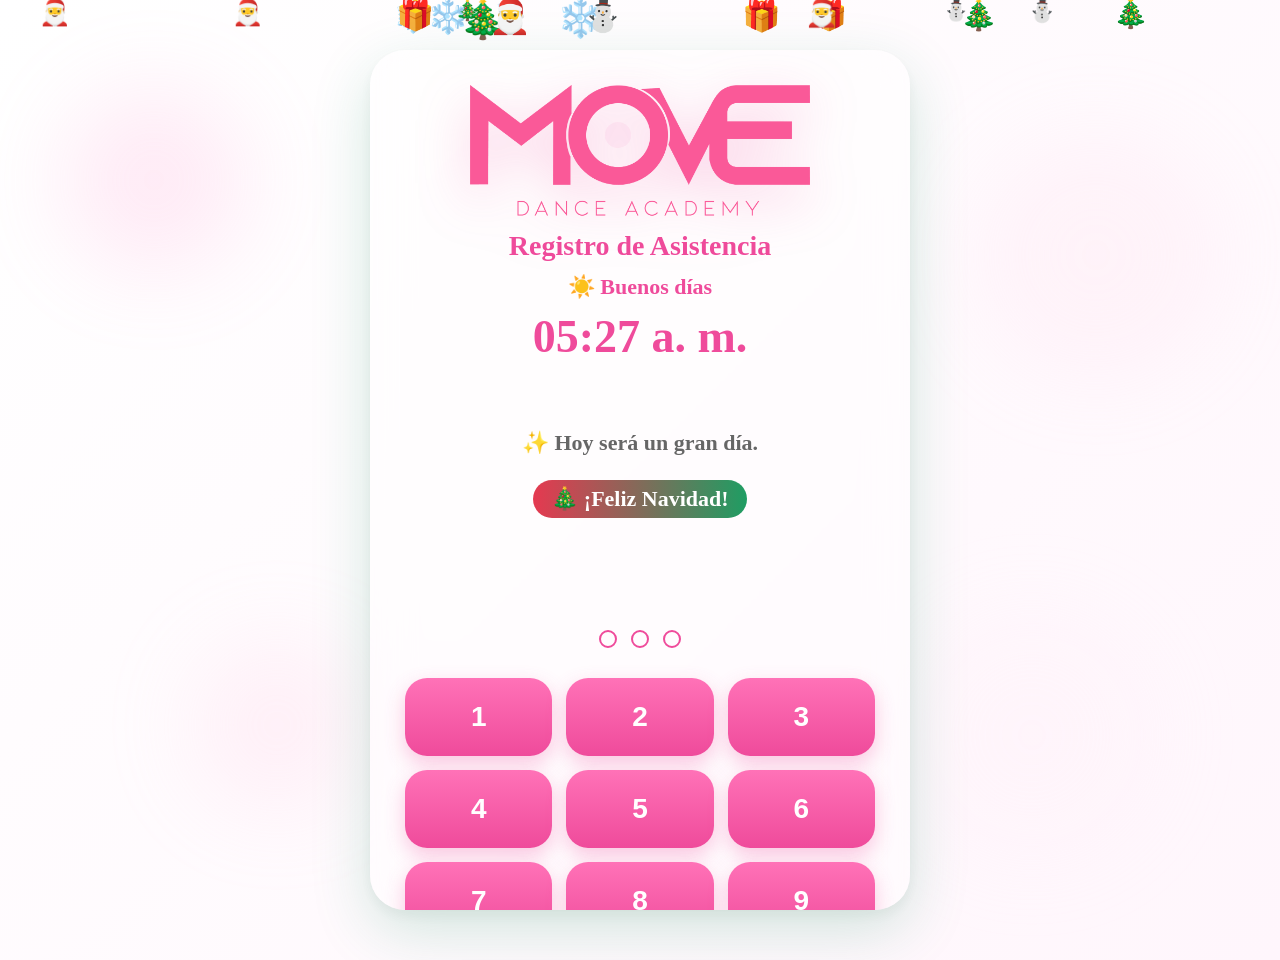
<file: index.html>
<!DOCTYPE html>
<html lang="es">
<head>
<meta charset="UTF-8">
<meta name="viewport" content="width=device-width, initial-scale=1.0">
<title>MOVE CHECK-IN V2 (prueba)</title>
<meta name="theme-color" content="#ef4b9b">
<link rel="preconnect" href="https://fonts.googleapis.com">
<link rel="preconnect" href="https://fonts.gstatic.com" crossorigin>
<link href="https://fonts.googleapis.com/css2?family=Poppins:wght@300;400;500;600;700;800&display=swap" rel="stylesheet">
<link rel="stylesheet" href="biometrico.css?v=vacation-camp-v2">
<link rel="stylesheet" href="entrega-trajes.css?v=entrega-varios-v1">
</head>
<body>
<!-- Fondo -->
<div class="background"></div>

<div id="particles"></div>
<div class="floating floating1"></div>
<div class="floating floating2"></div>
<div class="floating floating3"></div>
<div class="floating floating4"></div>
<!-- Tarjeta -->
<main class="container">
    <!-- Logo -->
    <div class="logo-wrap">
        <img
            src="logo.png"
            class="logo"
            alt="MOVE">
        <!-- Acceso de emergencia a la info de clases (respaldo si falla el internet) — escondido junto a la E del logo -->
        <button id="btnAccesoEmergencia" class="btn-acceso-emergencia" type="button" aria-label="Información de clases"></button>
    </div>
    <!-- Título -->
    <div id="title" class="title">
        Registro de Asistencia
    </div>
    <!-- Saludo -->
    <div id="greeting" class="greeting">
        Bienvenida
    </div>
    <!-- Hora -->
    <div id="clock" class="clock">
        00:00
    </div>
    <!-- Foto -->
    <div
        id="photoContainer"
        class="photo-container">
        <div class="photo-ring">
            <img
                id="photo"
                class="photo">
            <!-- Sin foto (p. ej. niñas del curso de vacaciones): su inicial,
                 nunca la foto de la persona anterior. -->
            <div id="photoInicial" class="photo photo-inicial" hidden></div>
        </div>
    </div>
    <!-- Nombre -->
    <div id="studentName" class="student-name">
    </div>
    <!-- Mensaje -->
    <div id="message" class="message">
        Ingresa tu código
    </div>
    <!-- Decoración de temporada: banner chico del tema del mes (ver biometrico.js).
         Va después de #message a propósito — #message es el mismo div que muestra
         tanto la frase motivacional de la pantalla de reposo ("Hoy será un gran
         día") como la de la pantalla de confirmación con foto ("El escenario te
         espera"), así que colocarlo aquí lo deja debajo de esa frase en ambas. -->
    <p class="tema-banner" id="temaBanner" hidden></p>
    <!-- Cumpleaños -->
    <div
        id="birthday"
        class="birthday">
    </div>
    <!-- Hora registro -->
    <div
        id="registerTime"
        class="register-time">
    </div>
    <!-- Código -->
    <div
        id="dots"
        class="dots">
        <span></span>
        <span></span>
        <span></span>
    </div>
    <!-- Botones de Entrada/Salida para maestras -->
    <div
        id="teacherActions"
        class="teacher-actions">
        <button id="btnEntrada" class="btn-entrada">✅ Entrada</button>
        <button id="btnSalida" class="btn-salida">🚪 Salida</button>
        <button id="btnNoSoyYoMaestra" class="btn-no-soy-yo">✕ No soy yo</button>
    </div>
    <!-- Confirmación para alumnas (reemplaza al teclado cuando el código ya es válido) -->
    <div
        id="studentConfirm"
        class="student-confirm">
        <button id="btnConfirmar" class="btn-confirmar">✓ Confirmar</button>
        <button id="btnNoSoyYo" class="btn-no-soy-yo">✕ No soy yo</button>
    </div>
    <!-- Teclado -->
    <div
        id="pad"
        class="pad">
    </div>
    <button id="btnModoRecogida" class="btn-modo-recogida" type="button">🔐 Validar código de recogida</button>
</main>
<!-- Confetti -->
<canvas id="confetti"></canvas>
<script src="biometrico.js?v=paquetes-v1"></script>
<!-- Modo entrega de trajes del show: tapa el biométrico solo cuando Recepción
     lo enciende. Va aparte para no tocar la asistencia (biometrico.js). -->
<script src="entrega-trajes.js?v=entrega-varios-v1"></script>
</body>
</html>
</file>
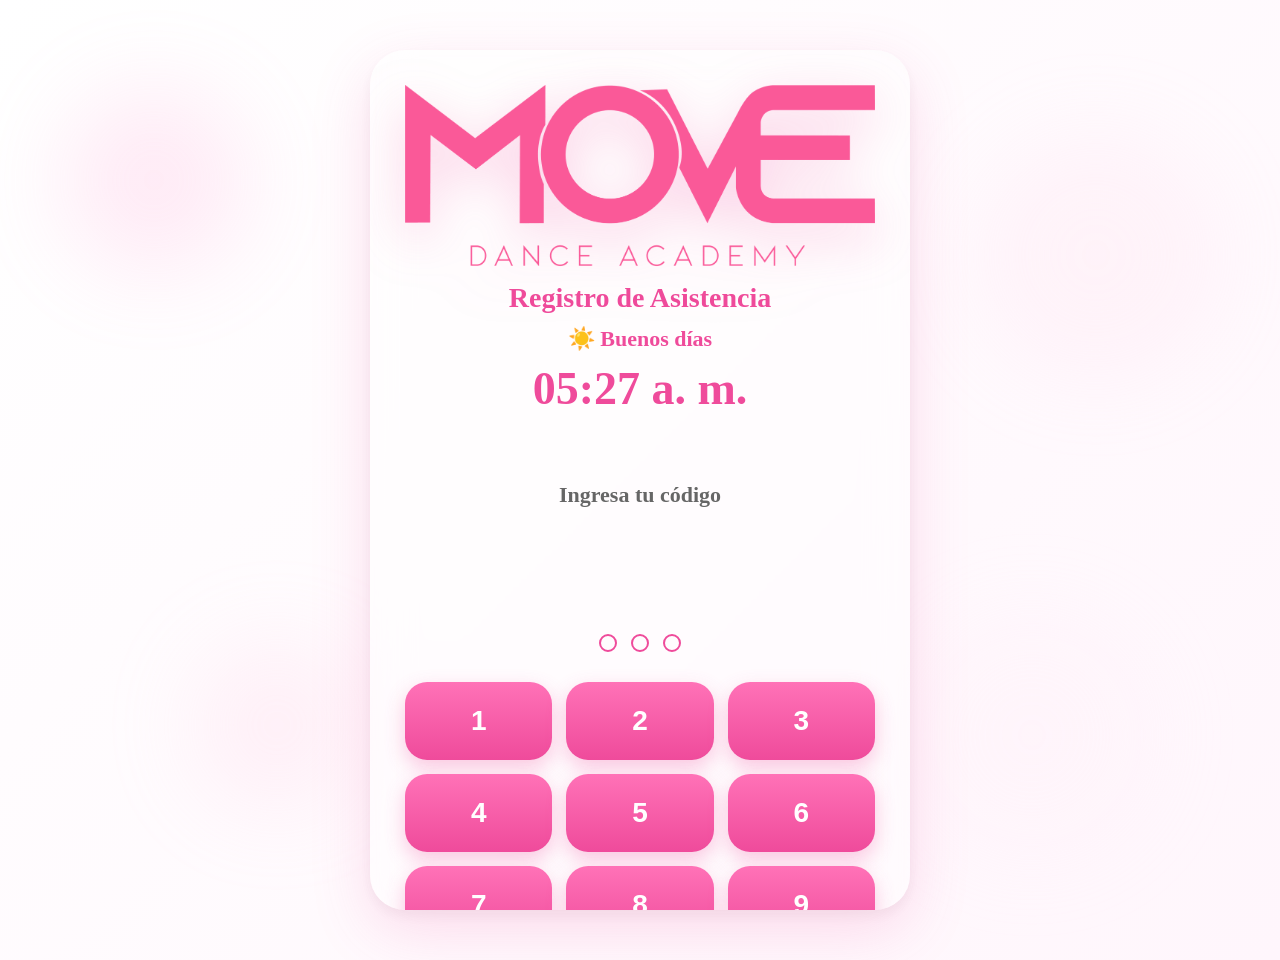
<file: index (14).html>
<!DOCTYPE html>
<html lang="es">
<head>
<meta charset="UTF-8">
<meta name="viewport" content="width=device-width, initial-scale=1.0">
<title>MOVE CHECK-IN V2 (prueba)</title>
<meta name="theme-color" content="#ef4b9b">
<link rel="preconnect" href="https://fonts.googleapis.com">
<link rel="preconnect" href="https://fonts.gstatic.com" crossorigin>
<link href="https://fonts.googleapis.com/css2?family=Poppins:wght@300;400;500;600;700;800&display=swap" rel="stylesheet">
<link rel="stylesheet" href="biometrico.css">
</head>
<body>
<!-- Fondo -->
<div class="background"></div>

<div id="particles"></div>
<div class="floating floating1"></div>
<div class="floating floating2"></div>
<div class="floating floating3"></div>
<div class="floating floating4"></div>
<!-- Tarjeta -->
<main class="container">
    <!-- Logo -->
    <img
        src="logo.png"
        class="logo"
        alt="MOVE">
    <!-- Título -->
    <div id="title" class="title">
        Registro de Asistencia
    </div>
    <!-- Saludo -->
    <div id="greeting" class="greeting">
        Bienvenida
    </div>
    <!-- Hora -->
    <div id="clock" class="clock">
        00:00
    </div>
    <!-- Foto -->
    <div
        id="photoContainer"
        class="photo-container">
        <div class="photo-ring">
            <img
                id="photo"
                class="photo">
        </div>
    </div>
    <!-- Nombre -->
    <div id="studentName" class="student-name">
    </div>
    <!-- Mensaje -->
    <div id="message" class="message">
        Ingresa tu código
    </div>
    <!-- Cumpleaños -->
    <div
        id="birthday"
        class="birthday">
    </div>
    <!-- Hora registro -->
    <div
        id="registerTime"
        class="register-time">
    </div>
    <!-- Código -->
    <div
        id="dots"
        class="dots">
        <span></span>
        <span></span>
        <span></span>
    </div>
    <!-- Botones de Entrada/Salida para maestras -->
    <div
        id="teacherActions"
        class="teacher-actions">
        <button id="btnEntrada" class="btn-entrada">✅ Marcar Entrada</button>
        <button id="btnSalida" class="btn-salida">🚪 Marcar Salida</button>
    </div>
    <!-- Confirmación para alumnas (reemplaza al teclado cuando el código ya es válido) -->
    <div
        id="studentConfirm"
        class="student-confirm">
        <button id="btnConfirmar" class="btn-confirmar">✓ Confirmar</button>
    </div>
    <!-- Teclado -->
    <div
        id="pad"
        class="pad">
    </div>
</main>
<!-- Confetti -->
<canvas id="confetti"></canvas>
<script src="biometrico.js"></script>
</body>
</html>
</file>
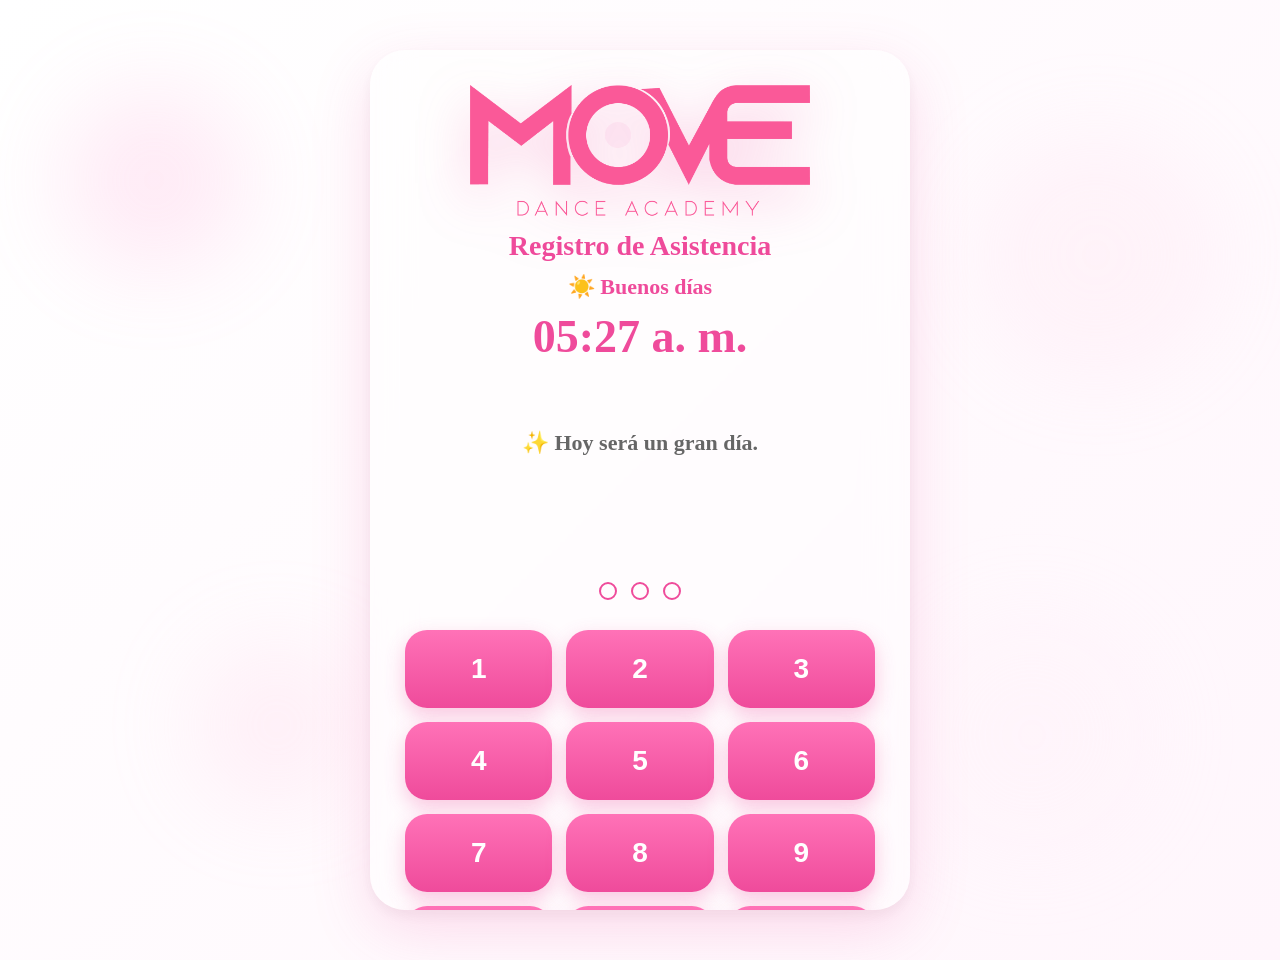
<file: index-2.html>
<!DOCTYPE html>
<html lang="es">
<head>
<meta charset="UTF-8">
<meta name="viewport" content="width=device-width, initial-scale=1.0">
<title>MOVE CHECK-IN V2 (prueba)</title>
<meta name="theme-color" content="#ef4b9b">
<link rel="preconnect" href="https://fonts.googleapis.com">
<link rel="preconnect" href="https://fonts.gstatic.com" crossorigin>
<link href="https://fonts.googleapis.com/css2?family=Poppins:wght@300;400;500;600;700;800&display=swap" rel="stylesheet">
<link rel="stylesheet" href="biometrico.css">
</head>
<body>
<!-- Fondo -->
<div class="background"></div>

<div id="particles"></div>
<div class="floating floating1"></div>
<div class="floating floating2"></div>
<div class="floating floating3"></div>
<div class="floating floating4"></div>
<!-- Tarjeta -->
<main class="container">
    <!-- Logo -->
    <div class="logo-wrap">
        <img
            src="logo.png"
            class="logo"
            alt="MOVE">
        <!-- Acceso de emergencia a la info de clases (respaldo si falla el internet) — escondido junto a la E del logo -->
        <button id="btnAccesoEmergencia" class="btn-acceso-emergencia" type="button" aria-label="Información de clases"></button>
    </div>
    <!-- Título -->
    <div id="title" class="title">
        Registro de Asistencia
    </div>
    <!-- Saludo -->
    <div id="greeting" class="greeting">
        Bienvenida
    </div>
    <!-- Hora -->
    <div id="clock" class="clock">
        00:00
    </div>
    <!-- Foto -->
    <div
        id="photoContainer"
        class="photo-container">
        <div class="photo-ring">
            <img
                id="photo"
                class="photo">
        </div>
    </div>
    <!-- Nombre -->
    <div id="studentName" class="student-name">
    </div>
    <!-- Mensaje -->
    <div id="message" class="message">
        Ingresa tu código
    </div>
    <!-- Cumpleaños -->
    <div
        id="birthday"
        class="birthday">
    </div>
    <!-- Hora registro -->
    <div
        id="registerTime"
        class="register-time">
    </div>
    <!-- Código -->
    <div
        id="dots"
        class="dots">
        <span></span>
        <span></span>
        <span></span>
    </div>
    <!-- Botones de Entrada/Salida para maestras -->
    <div
        id="teacherActions"
        class="teacher-actions">
        <button id="btnEntrada" class="btn-entrada">✅ Entrada</button>
        <button id="btnSalida" class="btn-salida">🚪 Salida</button>
        <button id="btnNoSoyYoMaestra" class="btn-no-soy-yo">✕ No soy yo</button>
    </div>
    <!-- Confirmación para alumnas (reemplaza al teclado cuando el código ya es válido) -->
    <div
        id="studentConfirm"
        class="student-confirm">
        <button id="btnConfirmar" class="btn-confirmar">✓ Confirmar</button>
        <button id="btnNoSoyYo" class="btn-no-soy-yo">✕ No soy yo</button>
    </div>
    <!-- Teclado -->
    <div
        id="pad"
        class="pad">
    </div>
</main>
<!-- Confetti -->
<canvas id="confetti"></canvas>
<script src="biometrico.js"></script>
</body>
</html>
</file>
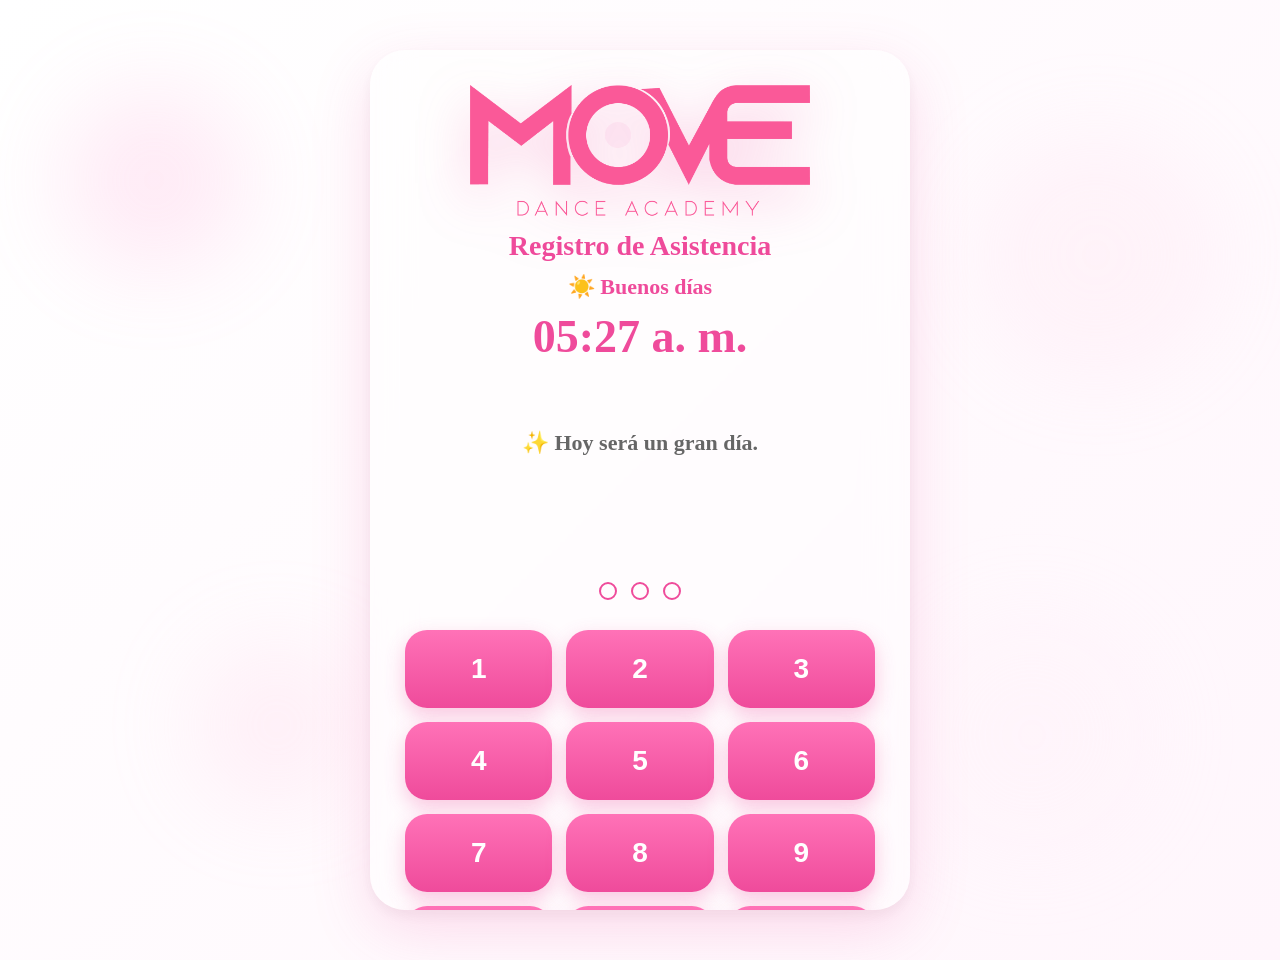
<file: index-biometrico.html>
<!DOCTYPE html>
<html lang="es">
<head>
<meta charset="UTF-8">
<meta name="viewport" content="width=device-width, initial-scale=1.0">
<title>MOVE CHECK-IN V2 (prueba)</title>
<meta name="theme-color" content="#ef4b9b">
<link rel="preconnect" href="https://fonts.googleapis.com">
<link rel="preconnect" href="https://fonts.gstatic.com" crossorigin>
<link href="https://fonts.googleapis.com/css2?family=Poppins:wght@300;400;500;600;700;800&display=swap" rel="stylesheet">
<link rel="stylesheet" href="biometrico.css">
</head>
<body>
<!-- Fondo -->
<div class="background"></div>

<div id="particles"></div>
<div class="floating floating1"></div>
<div class="floating floating2"></div>
<div class="floating floating3"></div>
<div class="floating floating4"></div>
<!-- Tarjeta -->
<main class="container">
    <!-- Logo -->
    <div class="logo-wrap">
        <img
            src="logo.png"
            class="logo"
            alt="MOVE">
        <!-- Acceso de emergencia a la info de clases (respaldo si falla el internet) — escondido junto a la E del logo -->
        <button id="btnAccesoEmergencia" class="btn-acceso-emergencia" type="button" aria-label="Información de clases"></button>
    </div>
    <!-- Título -->
    <div id="title" class="title">
        Registro de Asistencia
    </div>
    <!-- Saludo -->
    <div id="greeting" class="greeting">
        Bienvenida
    </div>
    <!-- Hora -->
    <div id="clock" class="clock">
        00:00
    </div>
    <!-- Foto -->
    <div
        id="photoContainer"
        class="photo-container">
        <div class="photo-ring">
            <img
                id="photo"
                class="photo">
        </div>
    </div>
    <!-- Nombre -->
    <div id="studentName" class="student-name">
    </div>
    <!-- Mensaje -->
    <div id="message" class="message">
        Ingresa tu código
    </div>
    <!-- Cumpleaños -->
    <div
        id="birthday"
        class="birthday">
    </div>
    <!-- Hora registro -->
    <div
        id="registerTime"
        class="register-time">
    </div>
    <!-- Código -->
    <div
        id="dots"
        class="dots">
        <span></span>
        <span></span>
        <span></span>
    </div>
    <!-- Botones de Entrada/Salida para maestras -->
    <div
        id="teacherActions"
        class="teacher-actions">
        <button id="btnEntrada" class="btn-entrada">✅ Entrada</button>
        <button id="btnSalida" class="btn-salida">🚪 Salida</button>
        <button id="btnNoSoyYoMaestra" class="btn-no-soy-yo">✕ No soy yo</button>
    </div>
    <!-- Confirmación para alumnas (reemplaza al teclado cuando el código ya es válido) -->
    <div
        id="studentConfirm"
        class="student-confirm">
        <button id="btnConfirmar" class="btn-confirmar">✓ Confirmar</button>
        <button id="btnNoSoyYo" class="btn-no-soy-yo">✕ No soy yo</button>
    </div>
    <!-- Teclado -->
    <div
        id="pad"
        class="pad">
    </div>
    <button id="btnModoRecogida" class="btn-modo-recogida" type="button">🔐 Validar código de recogida</button>
</main>
<!-- Confetti -->
<canvas id="confetti"></canvas>
<script src="biometrico.js"></script>
</body>
</html>
</file>
<file: biometrico.css>
/* ===================================================
   MOVE ACCESS v2
   DiseÃ±ado para MOVE Dance Academy
=================================================== */

*{
margin:0;
padding:0;
box-sizing:border-box;
}

html{

width:100%;

min-height:100%;

}

body{

width:100%;

min-height:100dvh;

overflow-y:auto;

overflow-x:hidden;

}

/*=====================================
FONDO
=====================================*/

body{

display:flex;

justify-content:center;

align-items:flex-start;

padding:30px 20px;

background:linear-gradient(
-45deg,
#ffffff,
#fff4fb,
#ffe9f5,
#fff6fc,
#ffffff
);

background-size:400% 400%;

animation:gradientMove 18s ease infinite;

}

@keyframes gradientMove{

0%{background-position:0% 50%;}

50%{background-position:100% 50%;}

100%{background-position:0% 50%;}

}

/*=====================================
PARTÃCULAS
=====================================*/

.background{

position:fixed;
inset:0;

pointer-events:none;

}

#particles{

position:fixed;
left:0;
top:0;
width:100%;
height:100%;

pointer-events:none;

overflow:hidden;

}

/*=====================================
BURBUJAS
=====================================*/

.floating{

position:fixed;

border-radius:50%;

filter:blur(45px);

opacity:.20;

animation:float 12s infinite ease-in-out;

}

.floating1{

width:180px;
height:180px;

background:#ff9ed2;

left:5%;
top:10%;

}

.floating2{

width:240px;
height:240px;

background:#ffd8ea;

right:5%;
top:15%;

animation-delay:2s;

}

.floating3{

width:170px;
height:170px;

background:#ffc6df;

left:15%;
bottom:10%;

animation-delay:4s;

}

.floating4{

width:240px;
height:240px;

background:#ffeaf6;

right:10%;
bottom:5%;

animation-delay:1s;

}

@keyframes float{

50%{

transform:

translateY(-25px)

translateX(15px);

}

}

/*=====================================
CONTENEDOR
=====================================*/

.container{

width:92%;

max-width:540px;

max-height:calc(100dvh - 40px);

overflow-y:auto;

margin:20px auto;

padding:clamp(20px,6vw,35px);

border-radius:clamp(20px,5vw,35px);

background:rgba(255,255,255,.42);

backdrop-filter:blur(20px);

-webkit-backdrop-filter:blur(20px);

box-shadow:

0 20px 60px rgba(239,75,155,.18),

0 6px 15px rgba(0,0,0,.05);

text-align:center;

position:relative;

z-index:20;

}

/*=====================================
LOGO
=====================================*/

.logo-wrap{

position:relative;

width:95%;

max-width:340px;

margin:auto;

margin-bottom:10px;

}

.logo{

width:100%;

display:block;

animation:logoFloat 5s ease-in-out infinite;

filter:

drop-shadow(

0 15px 25px

rgba(239,75,155,.25)

);

}

@keyframes logoFloat{

50%{

transform:translateY(-8px);

}

}

/*=====================================
TÃTULOS
=====================================*/

.title{

font-size:clamp(20px,5vw,28px);

font-weight:700;

color:#ef4b9b;

margin-top:10px;

}

.greeting{

font-size:clamp(16px,4vw,22px);

font-weight:700;

color:#ef4b9b;

margin-top:12px;

}

.clock{

font-size:clamp(32px,9vw,46px);

font-weight:800;

color:#ef4b9b;

margin-top:10px;

}

/*=====================================
FOTO
=====================================*/

.photo-container{

display:none;

justify-content:center;

margin:20px 0;

animation:fadeZoom .5s;

}

.photo-ring{

padding:8px;

border-radius:50%;

background:

linear-gradient(

135deg,

#ff4fa2,

#ffd1e7,

#ff4fa2

);

background-size:300%;

animation:ringGlow 4s linear infinite;

box-shadow:

0 0 35px rgba(239,75,155,.45);

}

.photo{

width:clamp(120px,32vw,180px);

height:clamp(120px,32vw,180px);

border-radius:50%;

object-fit:cover;

display:block;

border:6px solid white;

}

@keyframes ringGlow{

0%{

background-position:0%;

}

100%{

background-position:300%;

}

}

/*=====================================
ANILLO MAESTRAS (dorado/azul, distinto
al de alumnas para que se note al toque)
=====================================*/

.photo-ring-maestra{

background:

linear-gradient(

135deg,

#3b82f6,

#FFD700,

#3b82f6

);

box-shadow:

0 0 35px rgba(59,130,246,.45);

}

.teacher-badge{

display:inline-block;

margin-top:8px;

padding:6px 16px;

border-radius:999px;

background:linear-gradient(90deg,#3b82f6,#60a5fa);

color:white;

font-weight:700;

font-size:clamp(13px,3.5vw,16px);

}

/*=====================================
BOTONES ENTRADA / SALIDA (maestras)
=====================================*/

.teacher-actions{

display:none;

flex-direction:row;

justify-content:center;

flex-wrap:wrap;

gap:14px;

margin:20px 0;

}

.teacher-actions button{

border:none;

border-radius:16px;

padding:clamp(11px,3.5vw,16px) clamp(14px,4.5vw,18px);

font-size:clamp(13px,3.6vw,16px);

font-weight:700;

color:white;

cursor:pointer;

transition:.18s;

}

.btn-entrada{

background:linear-gradient(180deg,#34d399,#059669);

box-shadow:0 8px 20px rgba(5,150,105,.30);

}

.btn-salida{

background:linear-gradient(180deg,#60a5fa,#2563eb);

box-shadow:0 8px 20px rgba(37,99,235,.30);

}

.teacher-actions button:active{

transform:scale(.96);

}

.student-confirm{

display:none;

flex-direction:row;

justify-content:center;

align-items:center;

flex-wrap:wrap;

gap:10px;

margin:14px 0;

}

.student-confirm .btn-confirmar{

border:none;

border-radius:18px;

padding:clamp(14px,4.5vw,20px) clamp(26px,9vw,42px);

font-size:clamp(16px,4.5vw,20px);

font-weight:800;

color:white;

cursor:pointer;

background:linear-gradient(180deg,#ff7fb3,#ef4b9b);

box-shadow:0 8px 20px rgba(239,75,155,.35);

}

.student-confirm .btn-confirmar:active{

transform:scale(.96);

}

button.btn-no-soy-yo{

border:1.5px solid #ef4b9b;

border-radius:16px;

padding:clamp(10px,3.5vw,14px) clamp(18px,6vw,28px);

font-size:clamp(13px,3.8vw,15px);

font-weight:700;

color:#ef4b9b;

background:rgba(255,255,255,.6);

cursor:pointer;

}

button.btn-no-soy-yo:active{

transform:scale(.96);

background:rgba(239,75,155,.12);

}

@keyframes fadeZoom{

from{

opacity:0;

transform:scale(.7);

}

to{

opacity:1;

transform:scale(1);

}

}

/*=====================================
NOMBRE
=====================================*/

.student-name{

font-size:clamp(24px,7vw,34px);

font-weight:800;

color:#ef4b9b;

margin-top:10px;

min-height:45px;

}

/*=====================================
MENSAJE
=====================================*/

.message{

font-size:clamp(16px,4.5vw,22px);

color:#666;

margin-top:12px;

min-height:40px;

font-weight:600;

transition:
opacity .5s,
transform .5s;

}

/*=====================================
CUMPLEAÃ‘OS
=====================================*/

.birthday{

font-size:clamp(18px,5.5vw,26px);

font-weight:800;

color:#ff5aa8;

margin-top:15px;

animation:heartbeat 1s infinite;

min-height:35px;

}

@keyframes heartbeat{

50%{

transform:scale(1.08);

}

}

/*=====================================
HORA
=====================================*/

.register-time{

font-size:clamp(14px,4vw,20px);

color:#888;

margin-top:8px;

min-height:24px;

}

/*=====================================
PUNTOS
=====================================*/

.dots{

display:flex;

justify-content:center;

gap:clamp(8px,3vw,14px);

margin:clamp(18px,5vw,30px) 0;

}

.dots span{

width:clamp(12px,4vw,18px);

height:clamp(12px,4vw,18px);

border-radius:50%;

border:2px solid #ef4b9b;

transition:.25s;

}

.dots span.fill{

background:#ef4b9b;

box-shadow:

0 0 12px rgba(239,75,155,.55);

}

/*=====================================
TECLADO
=====================================*/

.pad{

display:grid;

grid-template-columns:repeat(3,1fr);

gap:clamp(8px,3vw,14px);

}

.pad button{

height:clamp(56px,15vw,78px);

border:none;

border-radius:clamp(14px,4vw,22px);

background:

linear-gradient(

180deg,

#ff72b7,

#ef4b9b

);

color:white;

font-size:clamp(20px,6vw,28px);

font-weight:700;

cursor:pointer;

transition:.18s;

box-shadow:

0 8px 20px rgba(239,75,155,.30);

}

.pad button:hover{

transform:translateY(-3px);

}

.pad button:active{

transform:scale(.95);

}

/*=====================================
CONFETTI
=====================================*/

#confetti{

position:fixed;

left:0;

top:0;

width:100%;

height:100%;

pointer-events:none;

}

/*=====================================
RESPONSIVE
=====================================*/

/* Celulares muy angostos: reduce un poco mÃ¡s el margen del contenedor */
@media(max-width:360px){

.container{

width:96%;

margin:20px auto;

}

}

/* Pantallas bajitas (celular en horizontal, o kiosco chico):
   reduce espacios verticales para que todo quepa sin cortarse */
@media(max-height:800px){

.container{

margin:12px auto;

padding:clamp(14px,4vw,24px);

}

.logo-wrap{

max-width:180px;

margin-bottom:4px;

}

.clock{

margin-top:4px;

}

.dots{

margin:clamp(10px,3vw,18px) 0;

}

.pad button{

height:clamp(44px,10vh,64px);

}

.photo-container{

margin:clamp(8px,2vh,20px) 0;

}

.photo{

width:clamp(90px,22vh,150px);

height:clamp(90px,22vh,150px);

}

.student-confirm{

margin:clamp(8px,2vh,14px) 0;

}

.student-confirm .btn-confirmar{

padding:clamp(12px,3.5vh,20px) clamp(22px,8vw,42px);

}

.teacher-actions{

margin:clamp(10px,3vh,20px) 0;

gap:clamp(8px,2vh,14px);

}

.teacher-actions button{

padding:clamp(12px,3.5vh,22px);

}

}
/* =====================================
   FOTO PREMIUM
===================================== */

.photo-show{

    animation:photoAppear .6s ease forwards;

}

@keyframes photoAppear{

    0%{

        opacity:0;

        transform:scale(.65);

    }

    60%{

        transform:scale(1.08);

    }

    100%{

        opacity:1;

        transform:scale(1);

    }

}
/*=====================================
BIENVENIDA
=====================================*/

.welcome-title{

font-size:22px;

font-weight:700;

color:#777;

margin-bottom:12px;

animation:fadeDown .5s;

}

.student-real-name{

font-size:40px;

font-weight:800;

color:#ef4b9b;

animation:zoomName .6s;

}

@keyframes zoomName{

0%{

opacity:0;

transform:scale(.6);

}

100%{

opacity:1;

transform:scale(1);

}

}

@keyframes fadeDown{

0%{

opacity:0;

transform:translateY(-15px);

}

100%{

opacity:1;

transform:translateY(0);

}

}
/*=====================================
PARTÃCULAS
=====================================*/

#particles{

position:fixed;

left:0;

top:0;

width:100%;

height:100%;

pointer-events:none;

overflow:hidden;

z-index:0;

}

.star{

position:absolute;

width:4px;

height:4px;

border-radius:50%;

background:white;

box-shadow:

0 0 8px #ff69b4,

0 0 14px #ff69b4,

0 0 20px #ffd4ea;

opacity:.6;

animation:

twinkle linear infinite,

floatStar linear infinite;

}

@keyframes twinkle{

0%,100%{

opacity:.2;

}

50%{

opacity:1;

}

}

@keyframes floatStar{

0%{

transform:

translateY(0px)

scale(.8);

}

100%{

transform:

translateY(-120px)

scale(1.4);

}

}

/*=====================================
ACCESO DE EMERGENCIA (botón discreto)
=====================================*/
/* Solo para respaldo cuando falla el internet de la tablet: un
   círculo casi invisible, escondido en el hueco blanco de la letra O
   de "MOVE" (dentro del logo-wrap) — así nadie lo toca sin querer y
   nadie más lo nota. Centrado con left/top + transform en vez de
   right, porque el centro del hueco de la O no cae justo en una
   esquina del logo. */

.btn-acceso-emergencia{

position:absolute;

left:43.5%;

top:37%;

transform:translate(-50%,-50%);

width:26px;

height:26px;

padding:0;

border:none;

border-radius:50%;

background:rgba(239,75,155,0.07);

cursor:pointer;

z-index:5;

-webkit-tap-highlight-color:transparent;

transition:background .2s ease, transform .15s ease;

}

.btn-acceso-emergencia:active{

background:rgba(239,75,155,0.22);

transform:translate(-50%,-50%) scale(.88);

}

@media (hover:hover){

.btn-acceso-emergencia:hover{

background:rgba(239,75,155,0.16);

}

}

/* Código temporal para que otra persona autorizada retire a una alumna. */
.btn-modo-recogida{
display:block;
width:100%;
max-width:330px;
margin:18px auto 0;
padding:12px 16px;
border:2px solid #ef4b9b;
border-radius:14px;
background:#fff;
color:#c92d76;
font:700 14px Poppins,sans-serif;
cursor:pointer;
}

/*=====================================
DECORACIÓN DE TEMPORADA (portado desde portal.js/portal.css del Portal
de Alumnas — un tema por mes, todo el año). No incluye cumpleaños:
este proyecto ya lo maneja por su cuenta (ver #birthday en biometrico.js).
El contenedor de partículas reutiliza el #particles que ya existía en
el HTML (mismo position:fixed/overflow:hidden que .tema-decoracion
tenía en el Portal, así que no hace falta duplicarlo).
=====================================*/

.tema-particula{
position:absolute;
top:0;
line-height:1;
user-select:none;
will-change:transform, opacity;
}

.tema-particula.cae{
animation-name:temaCae;
animation-timing-function:linear;
animation-iteration-count:infinite;
}

.tema-particula.sube{
top:auto;
bottom:0;
animation-name:temaSube;
animation-timing-function:linear;
animation-iteration-count:infinite;
}

.tema-particula.flota{
top:50%;
animation-name:temaFlota;
animation-timing-function:ease-in-out;
animation-iteration-count:infinite;
animation-direction:alternate;
}

@keyframes temaCae{
0%{ transform:translateY(-10vh) rotate(0deg); opacity:0; }
10%{ opacity:.9; }
90%{ opacity:.9; }
100%{ transform:translateY(110vh) rotate(360deg); opacity:0; }
}

@keyframes temaSube{
0%{ transform:translateY(10vh) rotate(0deg); opacity:0; }
10%{ opacity:.9; }
90%{ opacity:.9; }
100%{ transform:translateY(-110vh) rotate(-15deg); opacity:0; }
}

@keyframes temaFlota{
0%{ transform:translate(0,0) rotate(0deg); opacity:.75; }
100%{ transform:translate(60px,-80px) rotate(20deg); opacity:1; }
}

/* Si el dispositivo pide "reducir movimiento", no se animan partículas
   (el letrero y el color sí se quedan). Igual que en el Portal. */
@media (prefers-reduced-motion: reduce){
.tema-particula{ display:none; }
}

.tema-banner{
display:inline-block;
max-width:92%;
margin:10px 0 0;
padding:6px 18px;
border-radius:999px;
font-weight:800;
font-size:clamp(16px,4vw,22px);
color:#fff;
text-align:center;
}

.tema-banner.back-to-dance{
background:linear-gradient(90deg,#4cc9f0,#7c3aed);
}

.tema-banner.carino{
background:linear-gradient(90deg,#ff6b9d,#e0245e);
}

.tema-banner.mujer{
background:linear-gradient(90deg,#9b5de5,#7c3aed);
}

.tema-banner.danza{
background:linear-gradient(90deg,#ff72b7,#ffd166);
}

.tema-banner.madre{
background:linear-gradient(90deg,#ff9ed2,#ff6b9d);
}

.tema-banner.padre{
background:linear-gradient(90deg,#4cc9f0,#2563eb);
}

.tema-banner.independencia{
background:linear-gradient(90deg,#0d6efd,#1e3a8a);
}

.tema-banner.nino{
background:linear-gradient(90deg,#ff9ed2,#ffd166,#4cc9f0);
background-size:300% 300%;
animation:bannerRainbow 4s ease infinite;
}

.tema-banner.halloween{
background:linear-gradient(90deg,#ff8a3d,#7c3aed);
}

.tema-banner.show{
background:linear-gradient(90deg,#ffd166,#ff72b7);
}

.tema-banner.navidad{
background:linear-gradient(90deg,#e53950,#1f9d63);
}

@keyframes bannerRainbow{
0%{ background-position:0% 50%; }
50%{ background-position:100% 50%; }
100%{ background-position:0% 50%; }
}

/* Cada tema define de qué color se pone el brillo de la tarjeta
   principal mientras esté activo (variable --tema-color), y una sola
   regla usa esa variable — así no hay que repetir el box-shadow
   completo para cada uno de los temas. */
body.tema-back-to-dance{ --tema-color:124,58,237; }
body.tema-carino{ --tema-color:224,36,94; }
body.tema-mujer{ --tema-color:155,93,229; }
body.tema-danza{ --tema-color:255,114,183; }
body.tema-madre{ --tema-color:255,107,157; }
body.tema-padre{ --tema-color:37,99,235; }
body.tema-independencia{ --tema-color:13,110,253; }
body.tema-nino{ --tema-color:255,159,28; }
body.tema-halloween{ --tema-color:124,58,237; }
body.tema-show{ --tema-color:255,209,102; }
body.tema-navidad{ --tema-color:31,157,99; }

body[class*="tema-"] .container{
box-shadow:0 20px 60px rgba(var(--tema-color),.20),0 6px 15px rgba(0,0,0,.05);
}

/*=====================================
SIN FOTO: círculo con la inicial (usa el mismo tamaño que .photo,
porque el div también lleva la clase "photo")
=====================================*/

.photo-inicial{

display:flex;

align-items:center;

justify-content:center;

background:#fff4fb;

color:#ef4b9b;

font-weight:800;

font-size:clamp(48px,12vw,72px);

}

.photo-inicial[hidden],
.photo[hidden]{

display:none;

}
</file>
<file: entrega-trajes.css>
/* =====================================
   MODO ENTREGA DE TRAJES (ver entrega-trajes.js)
   Tapa todo el biométrico mientras Recepción lo tenga encendido. Otro
   color de barra (morado) para que nadie lo confunda con la asistencia.
===================================== */
:root{
  --et-rosa:#ef4b9b;
  --et-rosa-suave:#fff0f7;
  --et-morado:#6d28d9;
  --et-verde:#15803d;
  --et-verde-suave:#ecfdf3;
  --et-ambar:#b45309;
  --et-ambar-suave:#fff7e6;
  --et-texto:#2b1a24;
  --et-gris:#6b5a63;
  --et-borde:#f3cfe1;
}

body.et-activo{ overflow:hidden; }

.et-capa{
  position:fixed; inset:0; z-index:9999;
  overflow-y:auto; -webkit-overflow-scrolling:touch;
  background:#fff7fb;
  font-family:"Poppins",system-ui,sans-serif; color:var(--et-texto);
  padding:0 16px 32px;
}
/* hidden tiene que ganarle a display:block/flex de los botones. */
.et-capa[hidden], .et-capa [hidden]{ display:none !important; }

.et-barra{
  position:sticky; top:0; z-index:2;
  margin:0 -16px 18px; padding:12px 16px;
  background:var(--et-morado); color:#fff;
  display:flex; justify-content:space-between; align-items:center; gap:8px; flex-wrap:wrap;
}
.et-barra-textos{ display:flex; flex-direction:column; gap:3px; min-width:0; }
.et-barra-titulo{ font-weight:700; font-size:18px; }
.et-barra-pista{ font-size:11.5px; background:rgba(255,255,255,.18); padding:2px 10px; border-radius:99px; align-self:flex-start; }
/* Siempre a la vista: este celular sale del modo entrega. */
.et-btn-volver{
  flex:none; min-height:44px; padding:8px 14px; border-radius:12px;
  border:2px solid #fff; background:#fff; color:var(--et-morado);
  font:700 14px "Poppins",system-ui,sans-serif; cursor:pointer; touch-action:manipulation;
}
.et-btn-volver:focus-visible{ outline:3px solid #fff; outline-offset:2px; }

.et-pantalla{ max-width:520px; margin:0 auto; display:flex; flex-direction:column; gap:12px; }
.et-centro{ text-align:center; align-items:center; padding-top:8vh; }

.et-grande{ font-size:24px; font-weight:700; line-height:1.25; }
.et-texto{ font-size:16px; color:var(--et-gris); line-height:1.45; }
.et-chico{ font-size:13px; }
.et-nombre{ font-size:28px; font-weight:800; color:var(--et-rosa); line-height:1.15; word-break:break-word; }
.et-msg{ min-height:22px; font-size:16px; font-weight:600; color:#b42318; text-align:center; }
.et-icono{ font-size:72px; line-height:1; }

.et-input{
  width:100%; font:inherit; font-size:20px; padding:14px 16px;
  border:2px solid var(--et-borde); border-radius:14px; background:#fff;
}
.et-input:focus{ outline:3px solid rgba(239,75,155,.35); border-color:var(--et-rosa); }

.et-btn{
  display:block; width:100%; min-height:56px; padding:14px 18px;
  font:inherit; font-size:18px; font-weight:700; text-align:center;
  border-radius:16px; border:2px solid transparent; cursor:pointer;
  -webkit-tap-highlight-color:transparent; touch-action:manipulation;
}
.et-btn:disabled, .et-deshabilitado{ opacity:.45; cursor:not-allowed; pointer-events:none; }
.et-btn-principal{ background:var(--et-rosa); color:#fff; }
.et-btn-confirmar{ background:var(--et-verde); color:#fff; font-size:20px; min-height:64px; }
.et-btn-camara{ background:#fff; color:var(--et-morado); border-color:var(--et-morado); border-style:dashed; font-size:20px; min-height:72px; display:flex; align-items:center; justify-content:center; }
/* Respaldo sin capture (Android): galería. */
.et-btn-galeria{ background:#fff; color:var(--et-morado); border-color:var(--et-borde); font-size:17px; }
/* Fuera de la vista pero NO display:none: algunos navegadores de Android no
   abren un input de archivo con display:none. */
.et-input-archivo{ position:absolute; width:1px; height:1px; opacity:0; overflow:hidden; clip:rect(0 0 0 0); pointer-events:none; }
.et-aviso-recarga{ background:var(--et-ambar-suave); color:var(--et-ambar); border:1px solid #f5d9a8; border-radius:12px; padding:10px 12px; font-size:15px; font-weight:600; margin:0 0 12px; }
.et-aviso-app{ background:var(--et-ambar-suave); color:var(--et-ambar); border:1px solid #f5d9a8; border-radius:12px; padding:12px; margin:0 0 14px; font-size:15px; font-weight:600; }
.et-aviso-app p{ margin:0 0 10px; }
.et-aviso-app a.et-btn{ display:flex; align-items:center; justify-content:center; text-decoration:none; margin:0; }
.et-btn-secundario{ background:#fff; color:var(--et-gris); border-color:var(--et-borde); }
.et-btn:focus-visible{ outline:3px solid var(--et-morado); outline-offset:2px; }

/* Teclado */
.et-puntos{ display:flex; justify-content:center; gap:18px; margin:4px 0; }
.et-puntos span{ width:22px; height:22px; border-radius:50%; border:3px solid var(--et-rosa); }
.et-puntos span.lleno{ background:var(--et-rosa); }
.et-teclado{ display:grid; grid-template-columns:repeat(3,1fr); gap:12px; }
.et-tecla{
  min-height:68px; font:inherit; font-size:28px; font-weight:700; color:var(--et-texto);
  background:#fff; border:2px solid var(--et-borde); border-radius:18px; cursor:pointer;
  touch-action:manipulation;
}
.et-tecla:active{ background:var(--et-rosa-suave); }
.et-tecla-vacia{ visibility:hidden; }

/* Trajes */
.et-lista{ display:flex; flex-direction:column; gap:10px; }
.et-traje{
  display:flex; align-items:center; gap:14px; width:100%; text-align:left;
  padding:14px; min-height:72px; font:inherit; color:inherit;
  background:#fff; border:2px solid var(--et-borde); border-radius:16px; cursor:pointer;
  touch-action:manipulation;
}
.et-traje-caja{
  flex:none; width:34px; height:34px; border-radius:10px; border:3px solid var(--et-rosa);
  display:flex; align-items:center; justify-content:center; font-weight:800; font-size:20px; color:#fff;
}
.et-traje-elegido{ border-color:var(--et-rosa); background:var(--et-rosa-suave); }
.et-traje-elegido .et-traje-caja{ background:var(--et-rosa); }
.et-traje-entregado{ background:var(--et-verde-suave); border-color:#b7e4c7; cursor:default; }
.et-traje-entregado .et-traje-caja{ background:var(--et-verde); border-color:var(--et-verde); }
.et-traje-texto{ display:flex; flex-direction:column; gap:2px; min-width:0; }
.et-traje-baile{ font-size:19px; font-weight:700; word-break:break-word; }
.et-traje-estado{ font-size:14px; color:var(--et-gris); }
.et-traje-entregado .et-traje-estado{ color:var(--et-verde); font-weight:600; }
.et-ok{ color:var(--et-verde); }
.et-alerta{ color:var(--et-ambar); font-weight:600; }

/* Fotos */
.et-miniaturas{ display:grid; grid-template-columns:repeat(3,1fr); gap:8px; }
.et-mini{ position:relative; aspect-ratio:1; border-radius:12px; overflow:hidden; background:#eee; }
.et-mini img{ width:100%; height:100%; object-fit:cover; display:block; }
.et-mini-quitar{
  position:absolute; top:4px; right:4px; width:36px; height:36px; border-radius:50%;
  border:none; background:rgba(0,0,0,.65); color:#fff; font-size:18px; font-weight:700; cursor:pointer;
}

/* Enviando */
.et-giro{
  width:64px; height:64px; border-radius:50%;
  border:6px solid var(--et-borde); border-top-color:var(--et-rosa);
  animation:et-girar 1s linear infinite;
}
@keyframes et-girar{ to{ transform:rotate(360deg); } }
@media (prefers-reduced-motion: reduce){ .et-giro{ animation-duration:3s; } }

/* Éxito */
.et-exito .et-icono{ font-size:110px; }
.et-titulo-exito{ font-size:34px; font-weight:800; color:var(--et-verde); }
#etExito{ background:var(--et-verde-suave); border-radius:24px; padding:32px 16px; margin-top:4vh; }

/* Aviso "no está Listo para entrega" */
.et-modal{
  position:fixed; inset:0; z-index:3; background:rgba(43,26,36,.55);
  display:flex; align-items:center; justify-content:center; padding:16px;
}
.et-modal-caja{
  width:100%; max-width:440px; background:#fff; border-radius:20px; padding:22px 18px;
  display:flex; flex-direction:column; gap:12px; text-align:center;
  border-top:6px solid var(--et-ambar);
}
.et-modal-icono{ font-size:44px; }
.et-modal-texto{ font-size:18px; font-weight:600; line-height:1.4; }

/* Botón en la pantalla de asistencia (solo con el interruptor de Recepción
   encendido), con la misma forma que "Validar código de recogida". */
.btn-modo-entrega-trajes{
  display:block; width:100%; max-width:330px; margin:10px auto 0; padding:12px 16px;
  border:2px solid #6d28d9; border-radius:14px; background:#fff; color:#6d28d9;
  font:700 14px Poppins,sans-serif; cursor:pointer;
}
.btn-modo-entrega-trajes[hidden]{ display:none; }
</file>
